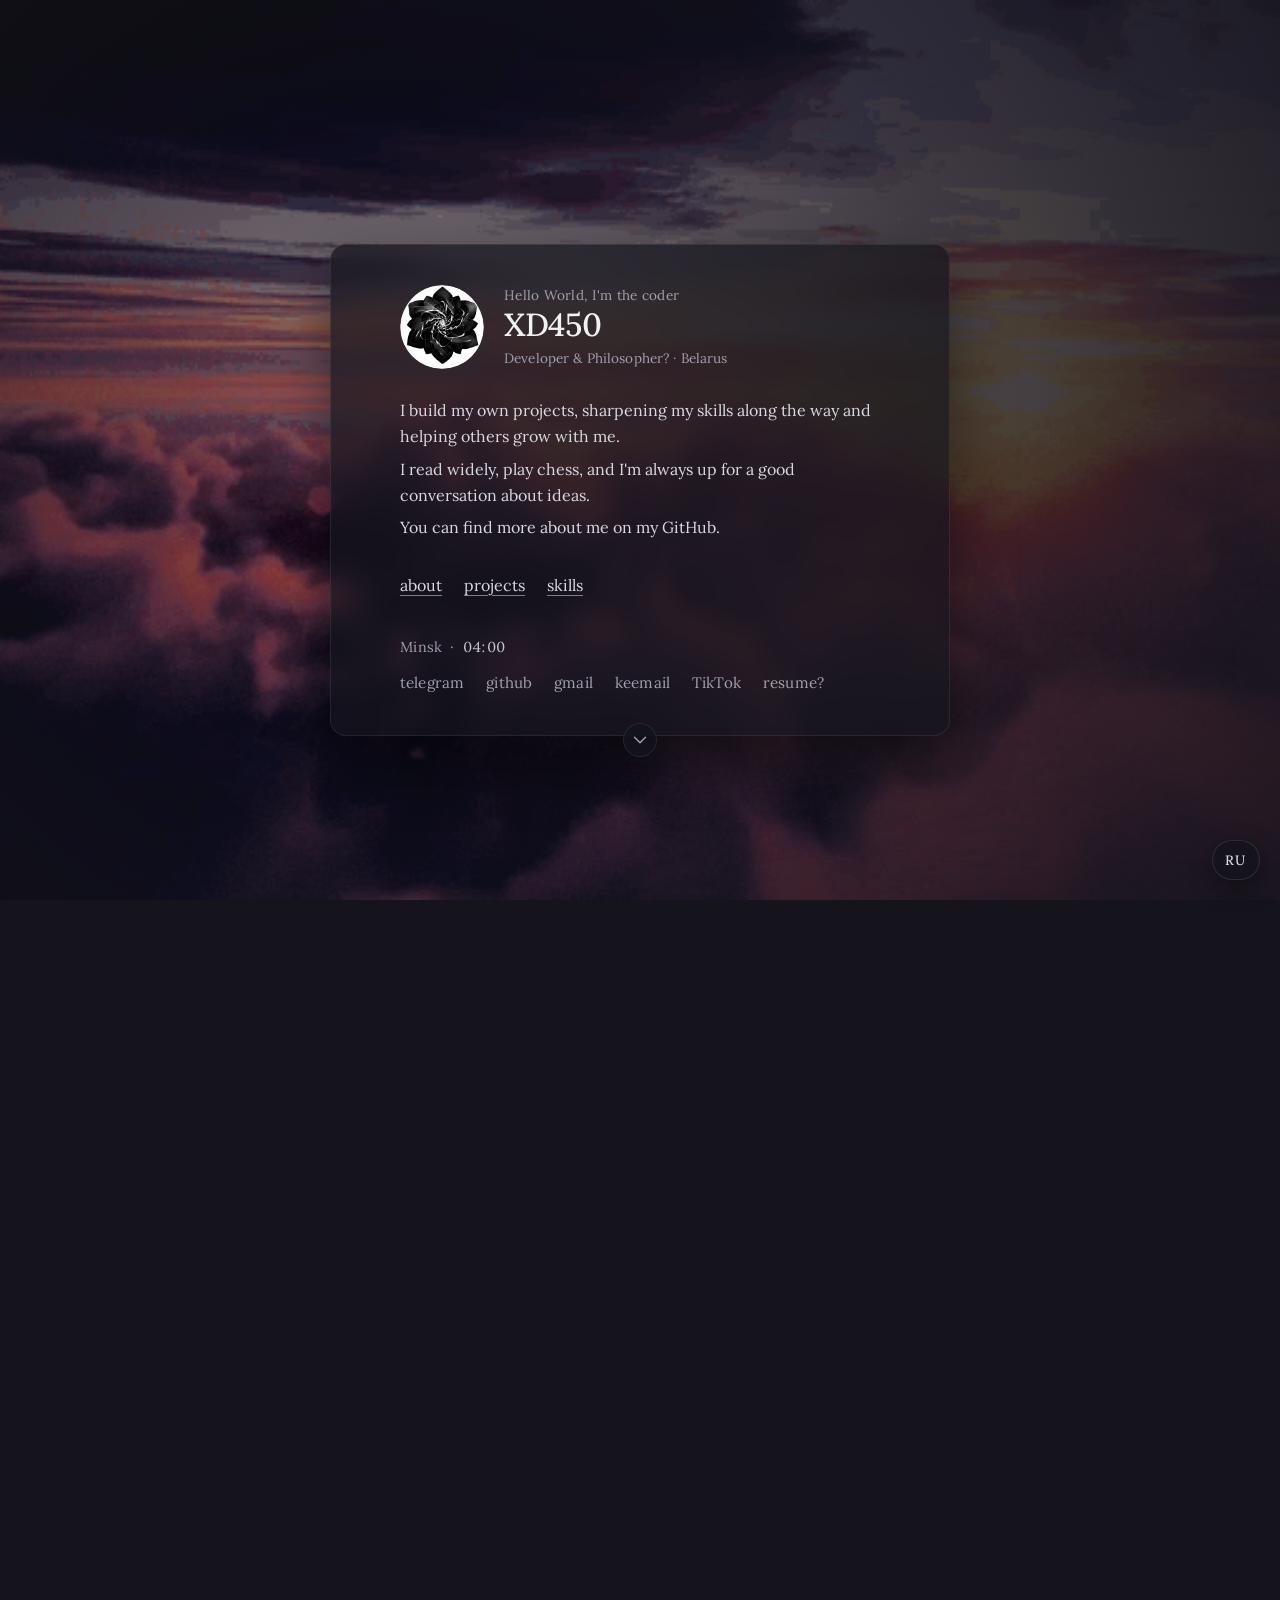
<file: index.html>
<!doctype html>
<html lang="en">
  <head>
    <meta charset="UTF-8" />
    <meta name="viewport" content="width=device-width, initial-scale=1.0" />
    <meta name="robots" content="index, follow, max-image-preview:large" />
    <meta
      name="description"
      content="XD450 is a developer and philosopher from Belarus building AI and web products, exploring ideas through code and chess."
    />
    <meta name="theme-color" content="#15141d" />
    <meta property="og:type" content="profile" />
    <meta property="og:title" content="XD450 — Developer & Philosopher" />
    <meta
      property="og:description"
      content="Developer and philosopher from Belarus building AI and web products independently."
    />
    <meta property="og:image" content="/images/favicon.png" />
    <meta name="twitter:card" content="summary" />
    <meta name="twitter:title" content="XD450 — Developer & Philosopher" />
    <meta
      name="twitter:description"
      content="Developer and philosopher from Belarus building AI and web products independently."
    />
    <title>XD450 — Developer</title>
    <link rel="icon" href="images/favicon.png" type="image/png" />
    <link rel="preconnect" href="https://fonts.googleapis.com" />
    <link rel="preconnect" href="https://fonts.gstatic.com" crossorigin />
    <link
      href="https://fonts.googleapis.com/css2?family=Lora:wght@400;500&display=swap"
      rel="stylesheet"
    />
    <link rel="stylesheet" href="style.css" />
    <script src="https://www.youtube.com/iframe_api"></script>
    <script src="router.js" defer></script>
    <script src="lang.js" defer></script>
  </head>
  <body>
    <div class="scene" aria-hidden="true">
      <img class="scene__gif" src="background.gif" alt="" />
      <div class="scene__grade"></div>
    </div>

    <main class="page">
      <section class="home" aria-labelledby="page-title">
        <div class="home__card" data-reveal>
          <div class="home__content">
            <header class="home__identity">
              <img
                class="home__avatar"
                id="avatar-scroll-btn"
                src="images/favicon.png"
                width="84"
                height="84"
                alt="Avatar"
              />
              <div class="home__identity-copy">
                <p
                  class="home__intro"
                  data-en="Hello World, I'm the coder"
                  data-ru="Привет мир, я кодер"
                >
                  Hello World, I'm the coder
                </p>
                <h1 class="home__title" id="page-title">XD450</h1>
                <p
                  class="home__role"
                  data-en="Developer &amp; Philosopher? · Belarus"
                  data-ru="Разработчик и олимпиадник · Беларусь"
                >
                  Developer &amp; Philosopher? · Belarus
                </p>
              </div>
            </header>

            <p class="home__copy">
              <span
                data-en="I build my own projects, sharpening my skills along the way and helping others grow with me."
                data-ru="Я создаю собственные проекты, оттачиваю навыки и помогаю расти другим вместе со мной."
                >I build my own projects, sharpening my skills along the way and
                helping others grow with me.</span
              >
              <span
                data-en="I read widely, play chess, and I'm always up for a good conversation about ideas."
                data-ru="Я много читаю, играю в шахматы и всегда рад хорошему разговорам о разных идеях."
                >I read widely, play chess, and I'm always up for a good
                conversation about ideas.</span
              >
              <span
                data-en="You can find more about me on my GitHub."
                data-ru="Ты можешь найти больше обо мне на моём GitHub :)"
                >You can find more about me on my GitHub.</span
              >
            </p>

            <nav class="home__topics" aria-label="Explore this site">
              <a
                class="home__topic-link"
                href="about.html"
                data-en="about"
                data-ru="обо мне"
                >about</a
              >
              <a
                class="home__topic-link"
                href="projects.html"
                data-en="projects"
                data-ru="проекты"
                >projects</a
              >
              <a
                class="home__topic-link"
                href="skills.html"
                data-en="skills"
                data-ru="навыки"
                >skills</a
              >
            </nav>

            <div class="home__info">
              <div class="home__time" aria-label="Current time in Minsk">
                <span data-en="Minsk" data-ru="Минск">Minsk</span>
                <span aria-hidden="true">·</span>
                <time id="minsk-time" datetime="">--:--</time>
              </div>

              <nav class="home__socials" aria-label="Social links">
                <a
                  class="home__social-link"
                  href="https://t.me/xd450"
                  target="_blank"
                  rel="noreferrer noopener"
                  data-en="telegram"
                  data-ru="телеграм"
                  >telegram</a
                >
                <a
                  class="home__social-link"
                  href="https://github.com/orbitums"
                  target="_blank"
                  rel="noreferrer noopener"
                  data-en="github"
                  data-ru="гитхаб"
                  >github</a
                >
                <a
                  class="home__social-link"
                  href="mailto:orbitumgg@gmail.com"
                  data-en="gmail"
                  data-ru="gmail"
                  >gmail</a
                >
                <a
                  class="home__social-link"
                  href="mailto:xd450@keemail.com"
                  data-en="keemail"
                  data-ru="keemail"
                  >keemail</a
                >
                <a
                  class="home__social-link"
                  href="https://www.tiktok.com/@xd450gs"
                  target="_blank"
                  rel="noreferrer noopener"
                  data-en="TikTok"
                  data-ru="TikTok"
                  >TikTok</a
                >
                <a
                  class="home__social-link"
                  href="/resume/"
                  target="_blank"
                  rel="noreferrer noopener"
                  data-en="resume?"
                  data-ru="резюме?"
                  >resume?</a
                >
              </nav>
            </div>
          </div>

          <div class="home__video">
            <div class="home__video-inner">
              <div class="home__video-frame">
                <div id="yt-player-home"></div>
              </div>

              <div class="home__video-controls">
                <button
                  class="home__video-btn"
                  id="home-prev-video"
                  aria-label="Previous video"
                  data-en-aria="Previous video"
                  data-ru-aria="Предыдущее видео"
                >
                  <svg
                    viewBox="0 0 24 24"
                    width="20"
                    height="20"
                    fill="none"
                    stroke="currentColor"
                    stroke-width="1.6"
                    stroke-linecap="round"
                    stroke-linejoin="round"
                  >
                    <path d="M15 18l-6-6 6-6" />
                  </svg>
                </button>
                <button
                  class="home__video-btn"
                  id="home-next-video"
                  aria-label="Next video"
                  data-en-aria="Next video"
                  data-ru-aria="Следующее видео"
                >
                  <svg
                    viewBox="0 0 24 24"
                    width="20"
                    height="20"
                    fill="none"
                    stroke="currentColor"
                    stroke-width="1.6"
                    stroke-linecap="round"
                    stroke-linejoin="round"
                  >
                    <path d="M9 18l6-6-6-6" />
                  </svg>
                </button>
              </div>
            </div>
          </div>

          <button
            class="home__scroll-hint"
            id="scroll-hint-btn"
            type="button"
            aria-label="Scroll down"
            data-en-aria="Scroll down"
            data-ru-aria="Прокрутить вниз"
          >
            <svg
              viewBox="0 0 24 24"
              width="22"
              height="22"
              fill="none"
              stroke="currentColor"
              stroke-width="1.6"
              stroke-linecap="round"
              stroke-linejoin="round"
              aria-hidden="true"
            >
              <path d="M6 9l6 6 6-6" />
            </svg>
          </button>
        </div>
      </section>
    </main>

    <button
      class="lang-toggle"
      id="lang-toggle"
      type="button"
      aria-label="Switch language"
    >
      RU
    </button>
  </body>
</html>
</file>
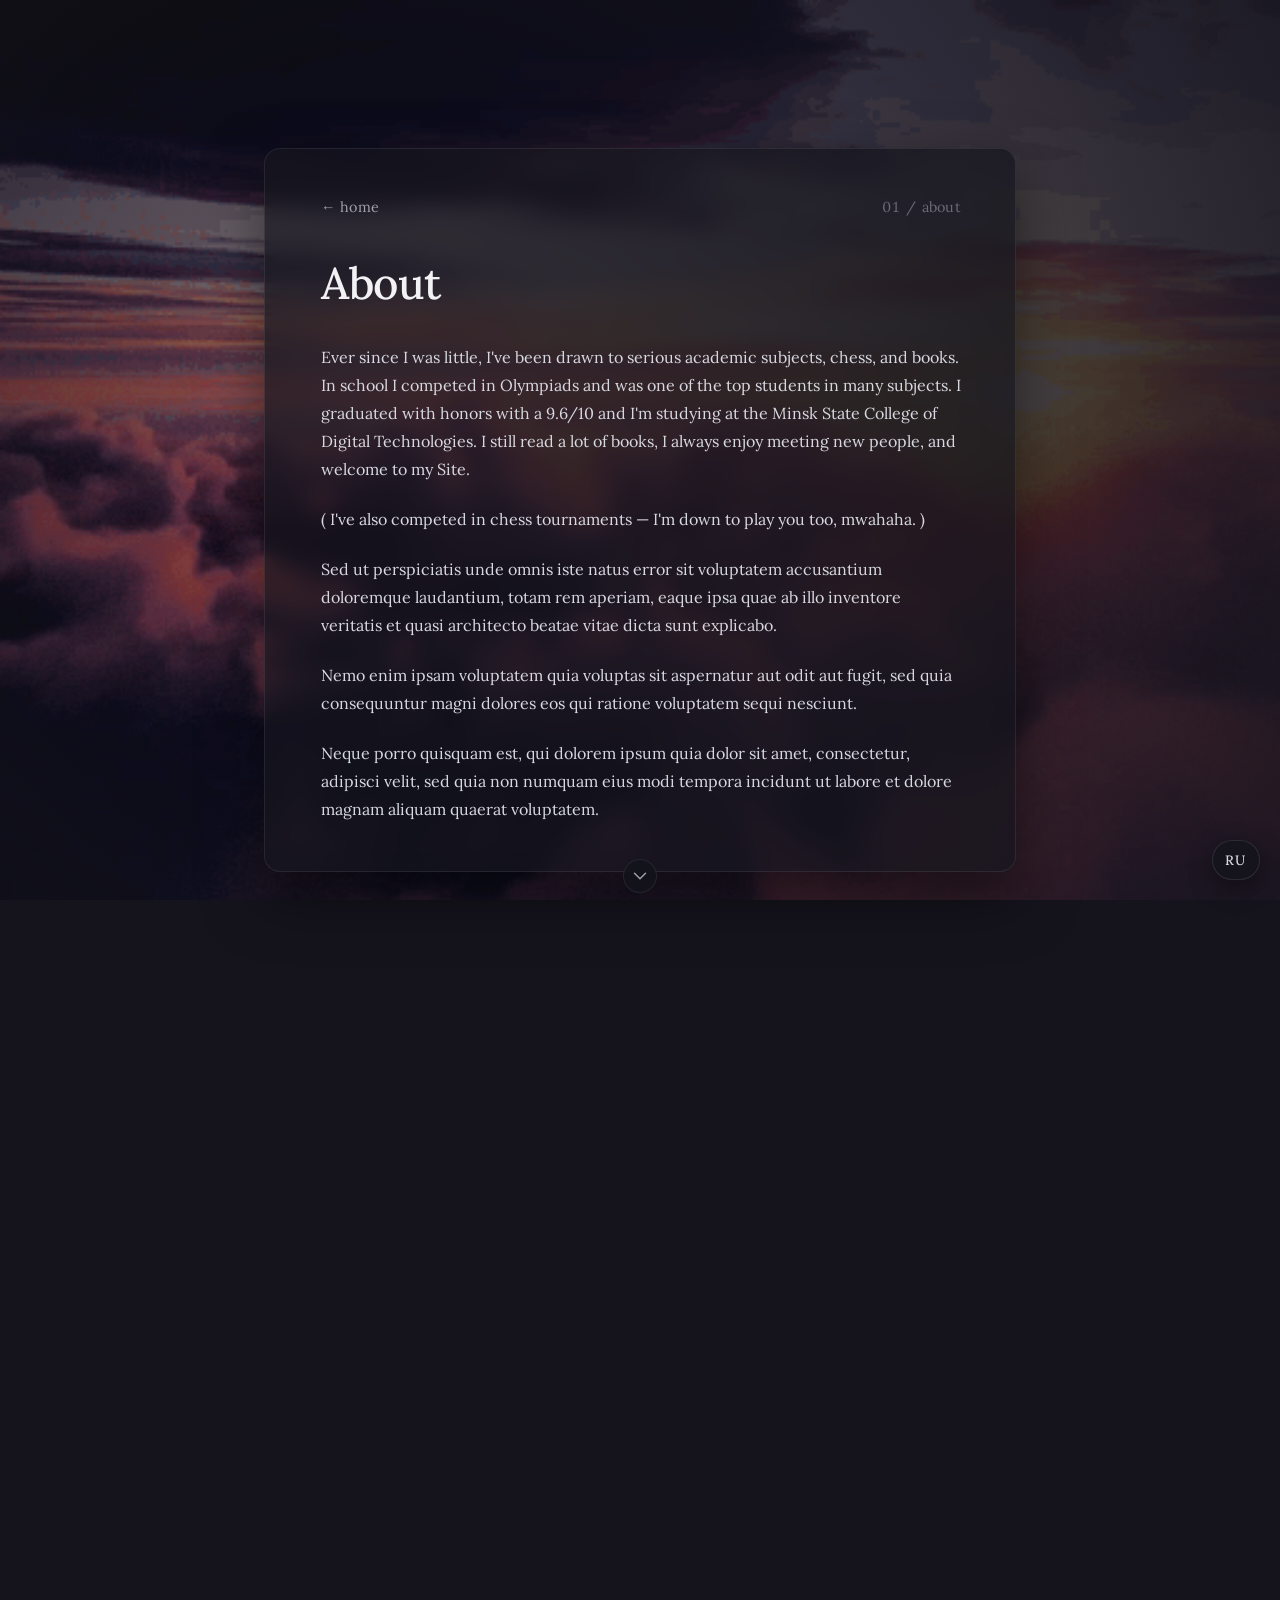
<file: about.html>
<!doctype html>
<html lang="en">
  <head>
    <meta charset="UTF-8" />
    <meta name="viewport" content="width=device-width, initial-scale=1.0" />
    <meta name="robots" content="index, follow, max-image-preview:large" />
    <meta
      name="description"
      content="XD450 — developer and philosopher from Belarus. About me, in a few paragraphs."
    />
    <meta name="theme-color" content="#15141d" />
    <meta property="og:type" content="profile" />
    <meta property="og:title" content="XD450 — About" />
    <meta
      property="og:description"
      content="Developer and philosopher from Belarus. About me, in a few paragraphs."
    />
    <meta property="og:image" content="/images/favicon.png" />
    <meta name="twitter:card" content="summary" />
    <meta name="twitter:title" content="XD450 — About" />
    <meta
      name="twitter:description"
      content="Developer and philosopher from Belarus. About me, in a few paragraphs."
    />
    <title>XD450 — About</title>
    <link rel="icon" href="images/favicon.png" type="image/png" />
    <link rel="preconnect" href="https://fonts.googleapis.com" />
    <link rel="preconnect" href="https://fonts.gstatic.com" crossorigin />
    <link
      href="https://fonts.googleapis.com/css2?family=Lora:wght@400;500&display=swap"
      rel="stylesheet"
    />
    <link rel="stylesheet" href="style.css" />
    <script src="https://www.youtube.com/iframe_api"></script>
    <script src="router.js" defer></script>
    <script src="lang.js" defer></script>
  </head>
  <body>
    <div class="scene" aria-hidden="true">
      <img class="scene__gif" src="background.gif" alt="" />
      <div class="scene__grade"></div>
    </div>

    <main class="page page--about">
      <section class="about" aria-labelledby="page-title">
        <div class="about__card" data-reveal>
          <div class="about__content">
            <div class="about__nav">
              <a
                class="about__back"
                href="index.html"
                data-en="← home"
                data-ru="← главная"
                >← home</a
              >
              <span
                class="about__index"
                data-en="01 / about"
                data-ru="01 / обо мне"
                >01 / about</span
              >
            </div>

            <h1
              class="about__title"
              id="page-title"
              data-en="About"
              data-ru="Обо мне"
            >
              About
            </h1>

            <div class="about__body">
              <p
                data-en="Ever since I was little, I've been drawn to serious academic subjects, chess, and books. In school I competed in Olympiads and was one of the top students in many subjects. I graduated with honors with a 9.6/10 and I'm studying at the Minsk State College of Digital Technologies. I still read a lot of books, I always enjoy meeting new people, and welcome to my Site."
                data-ru="С детства меня тянуло к серьёзным наукам, шахматам и книгам. В школе участвовал в олимпиадах и был одним из лучших по многим предметам. Окончил школу с (9.6/10) и учусь в Минском государственном колледже цифровых технологий. До сих пор много читаю, всегда рад новым знакомствам — добро пожаловать на мой сайт."
              >
                Ever since I was little, I’ve been drawn to serious academic
                subjects, chess, and books. In school I competed in Olympiads
                and was one of the top students in many subjects. I graduated
                with honors with a 9.6/10 and I’m studying at the Minsk State
                College of Digital Technologies. I still read a lot of books, I
                always enjoy meeting new people, and welcome to my Site.
              </p>
              <p
                data-en="( I've also competed in chess tournaments — I'm down to play you too, mwahaha. )"
                data-ru="( Ещё я участвовал в шахматных турнирах — готов сыграть и с тобой тоже, мухехе. )"
              >
                ( I’ve also competed in chess tournaments — I’m down to play you
                too, mwahaha. )
              </p>
              <p
                data-en="Sed ut perspiciatis unde omnis iste natus error sit voluptatem accusantium doloremque laudantium, totam rem aperiam, eaque ipsa quae ab illo inventore veritatis et quasi architecto beatae vitae dicta sunt explicabo."
                data-ru="Столько мног оещё можно здесь написать... где же ты прекрасное далёко? ( если не нравяться понедельники, работай без выходных :) )"
              >
                Sed ut perspiciatis unde omnis iste natus error sit voluptatem
                accusantium doloremque laudantium, totam rem aperiam, eaque ipsa
                quae ab illo inventore veritatis et quasi architecto beatae
                vitae dicta sunt explicabo.
              </p>
              <p
                data-en="Nemo enim ipsam voluptatem quia voluptas sit aspernatur aut odit aut fugit, sed quia consequuntur magni dolores eos qui ratione voluptatem sequi nesciunt."
                data-ru="Сейчас работаю над своими проектами, и изучаю всё больше нового в очень разных сферах. Ни одна птица не боится того, что ветка может сломаться, так как надеется не на ветку, а на свои крылья."
              >
                Nemo enim ipsam voluptatem quia voluptas sit aspernatur aut odit
                aut fugit, sed quia consequuntur magni dolores eos qui ratione
                voluptatem sequi nesciunt.
              </p>
              <p
                data-en="Neque porro quisquam est, qui dolorem ipsum quia dolor sit amet, consectetur, adipisci velit, sed quia non numquam eius modi tempora incidunt ut labore et dolore magnam aliquam quaerat voluptatem."
                data-ru="Neque porro quisquam est, qui dolorem ipsum quia dolor sit amet, consectetur, adipisci velit, sed quia non numquam eius modi tempora incidunt ut labore et dolore magnam aliquam quaerat voluptatem."
              >
                Neque porro quisquam est, qui dolorem ipsum quia dolor sit amet,
                consectetur, adipisci velit, sed quia non numquam eius modi
                tempora incidunt ut labore et dolore magnam aliquam quaerat
                voluptatem.
              </p>
            </div>
          </div>

          <div class="about__video">
            <div class="about__video-inner">
              <div class="about__video-frame">
                <div id="yt-player"></div>
              </div>

              <div class="about__video-controls">
                <button
                  class="about__video-btn"
                  id="prev-video"
                  aria-label="Previous video"
                >
                  <svg
                    viewBox="0 0 24 24"
                    width="20"
                    height="20"
                    fill="none"
                    stroke="currentColor"
                    stroke-width="1.6"
                    stroke-linecap="round"
                    stroke-linejoin="round"
                  >
                    <path d="M15 18l-6-6 6-6" />
                  </svg>
                </button>

                <button
                  class="about__video-btn"
                  id="random-video"
                  aria-label="Random moment"
                >
                  <span
                    style="
                      font-family: &quot;Lora&quot;, serif;
                      font-size: 20px;
                      font-weight: 500;
                      line-height: 1;
                    "
                    >?</span
                  >
                </button>

                <button
                  class="about__video-btn"
                  id="next-video"
                  aria-label="Next video"
                >
                  <svg
                    viewBox="0 0 24 24"
                    width="20"
                    height="20"
                    fill="none"
                    stroke="currentColor"
                    stroke-width="1.6"
                    stroke-linecap="round"
                    stroke-linejoin="round"
                  >
                    <path d="M9 18l6-6-6-6" />
                  </svg>
                </button>
              </div>
            </div>
          </div>

          <button
            class="about__scroll-hint"
            type="button"
            id="scroll-hint-btn"
            aria-label="Scroll down"
          >
            <svg
              viewBox="0 0 24 24"
              width="22"
              height="22"
              fill="none"
              stroke="currentColor"
              stroke-width="1.6"
              stroke-linecap="round"
              stroke-linejoin="round"
              aria-hidden="true"
            >
              <path d="M6 9l6 6 6-6" />
            </svg>
          </button>
        </div>
      </section>
    </main>

    <button
      class="lang-toggle"
      id="lang-toggle"
      type="button"
      aria-label="Switch language"
    >
      RU
    </button>
  </body>
</html>
</file>
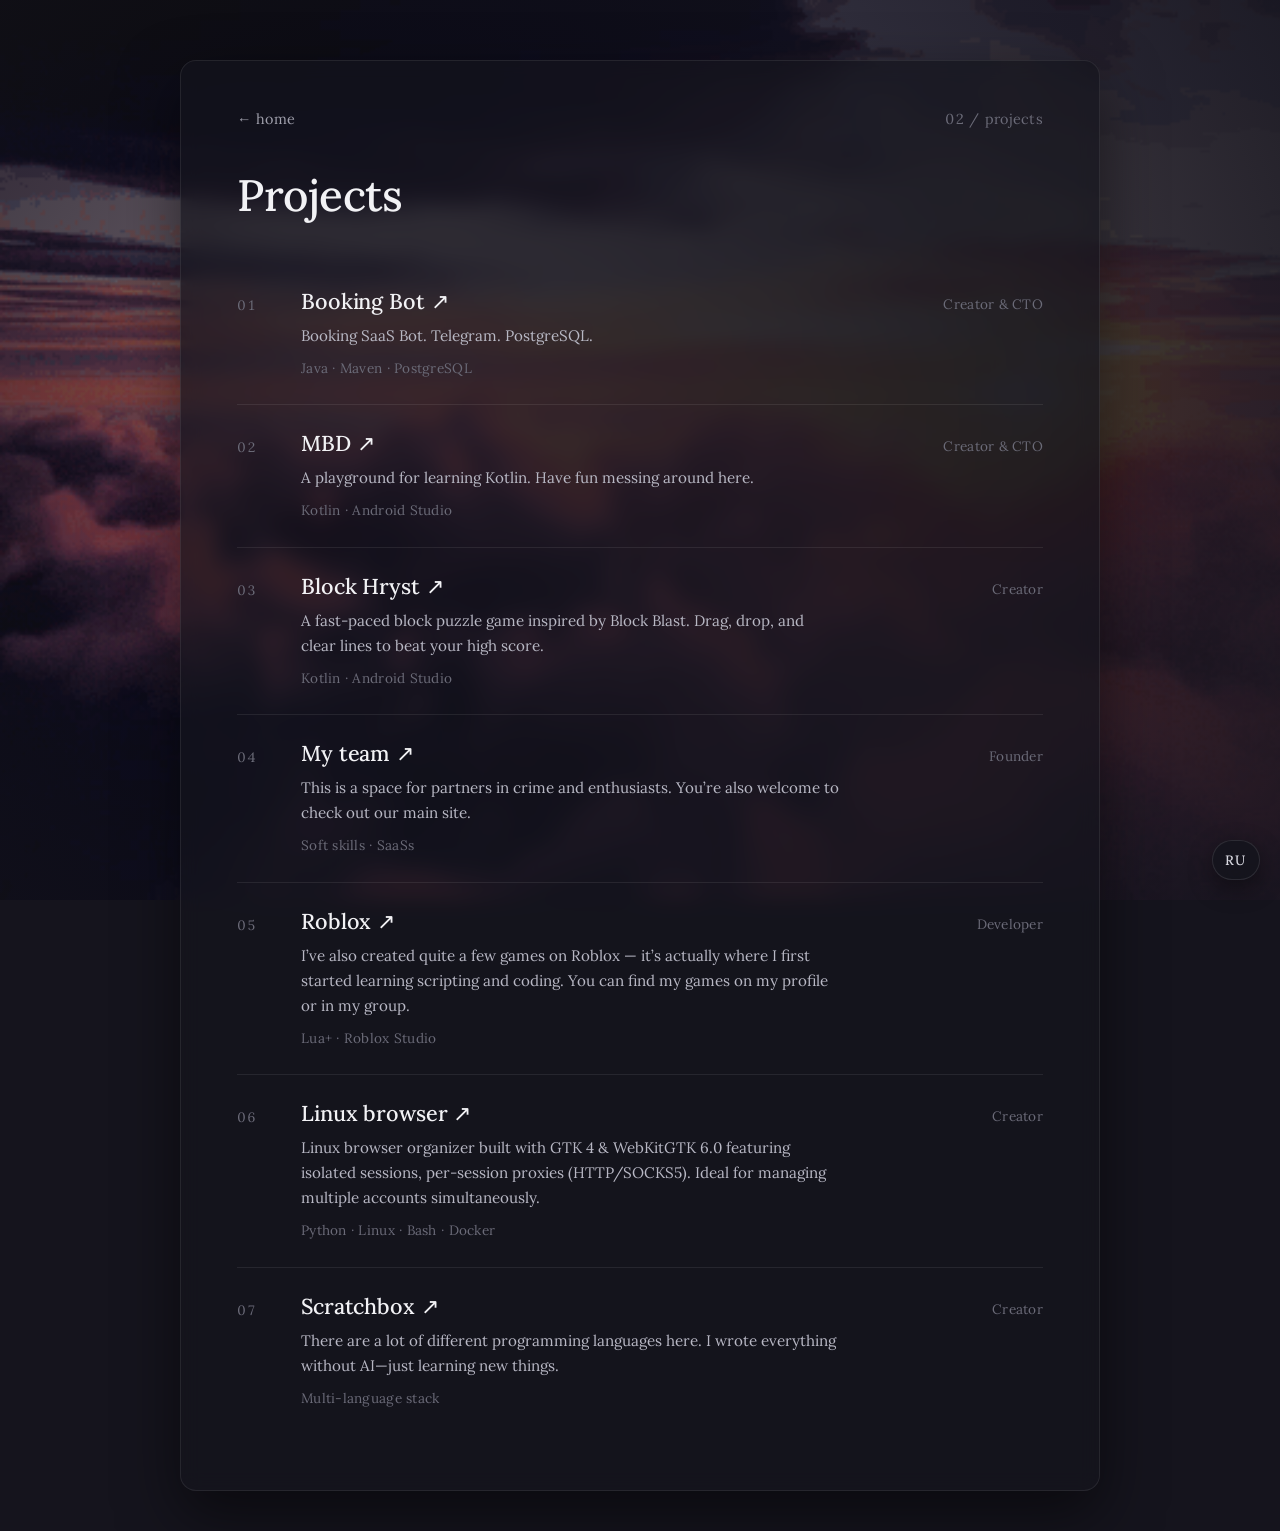
<file: projects.html>
<!doctype html>
<html lang="en">
  <head>
    <meta charset="UTF-8" />
    <meta name="viewport" content="width=device-width, initial-scale=1.0" />
    <meta name="robots" content="index, follow, max-image-preview:large" />
    <meta
      name="description"
      content="XD450 — selected projects across systems, AI, and low-level engineering."
    />
    <meta name="theme-color" content="#15141d" />
    <meta property="og:type" content="website" />
    <meta property="og:title" content="XD450 — Projects" />
    <meta
      property="og:description"
      content="Selected projects across systems, AI, and low-level engineering."
    />
    <meta property="og:image" content="/images/favicon.png" />
    <meta name="twitter:card" content="summary" />
    <meta name="twitter:title" content="XD450 — Projects" />
    <meta
      name="twitter:description"
      content="Selected projects across systems, AI, and low-level engineering."
    />
    <title>XD450 — Projects</title>
    <link rel="icon" href="images/favicon.png" type="image/png" />
    <link rel="preconnect" href="https://fonts.googleapis.com" />
    <link rel="preconnect" href="https://fonts.gstatic.com" crossorigin />
    <link
      href="https://fonts.googleapis.com/css2?family=Lora:wght@400;500&display=swap"
      rel="stylesheet"
    />

    <link rel="stylesheet" href="style.css" />
    <script src="router.js" defer></script>
    <script src="lang.js" defer></script>
  </head>
  <body>
    <div class="scene" aria-hidden="true">
      <img class="scene__gif" src="background.gif" alt="" />
      <div class="scene__grade"></div>
    </div>

    <main class="page page--projects">
      <section class="projects" aria-labelledby="page-title">
        <div class="projects__card" data-reveal>
          <div class="projects__nav">
            <a
              class="projects__back"
              href="index.html"
              data-en="← home"
              data-ru="← главная"
              >← home</a
            >
            <span
              class="projects__index"
              data-en="02 / projects"
              data-ru="02 / проекты"
              >02 / projects</span
            >
          </div>

          <h1
            class="projects__title"
            id="page-title"
            data-en="Projects"
            data-ru="Проекты"
          >
            Projects
          </h1>

          <ol class="projects__list">
            <li class="projects__item">
              <span class="projects__num">01</span>
              <div class="projects__body">
                <div class="projects__head">
                  <h2 class="projects__name">
                    <a
                      class="projects__link"
                      href="https://github.com/ORBITUMS/BookingBot"
                      target="_blank"
                      rel="noreferrer noopener"
                      data-en="Booking Bot ↗"
                      data-ru="Бот бронирования ↗"
                      >Booking Bot ↗</a
                    >
                  </h2>
                  <span
                    class="projects__role"
                    data-en="Creator &amp; CTO"
                    data-ru="Создатель и CTO"
                    >Creator &amp; CTO</span
                  >
                </div>
                <p
                  class="projects__desc"
                  data-en="Booking SaaS Bot. Telegram. PostgreSQL."
                  data-ru="SaaS-бот для бронирования. Telegram. PostgreSQL."
                >
                  Booking SaaS Bot. Telegram. PostgreSQL.
                </p>
                <p class="projects__stack">Java · Maven · PostgreSQL</p>
              </div>
            </li>

            <li class="projects__item">
              <span class="projects__num">02</span>
              <div class="projects__body">
                <div class="projects__head">
                  <h2 class="projects__name">
                    <a
                      class="projects__link"
                      href="https://github.com/ORBITUMS/MBD"
                      target="_blank"
                      rel="noreferrer noopener"
                      data-en="MBD ↗"
                      data-ru="MBD ↗"
                      >MBD ↗</a
                    >
                  </h2>
                  <span
                    class="projects__role"
                    data-en="Creator &amp; CTO"
                    data-ru="Создатель и CTO"
                    >Creator &amp; CTO</span
                  >
                </div>
                <p
                  class="projects__desc"
                  data-en="A playground for learning Kotlin. Have fun messing around here."
                  data-ru="Песочница для изучения Kotlin. Развлекайся и экспериментируй."
                >
                  A playground for learning Kotlin. Have fun messing around
                  here.
                </p>
                <p class="projects__stack">Kotlin · Android Studio</p>
              </div>
            </li>

            <li class="projects__item">
              <span class="projects__num">03</span>
              <div class="projects__body">
                <div class="projects__head">
                  <h2 class="projects__name">
                    <a
                      class="projects__link"
                      href="https://github.com/ORBITUMS/Blox"
                      target="_blank"
                      rel="noreferrer noopener"
                      data-en="Block Hryst ↗"
                      data-ru="Block Hryst ↗"
                      >Block Hryst ↗</a
                    >
                  </h2>
                  <span
                    class="projects__role"
                    data-en="Creator"
                    data-ru="Создатель"
                    >Creator</span
                  >
                </div>
                <p
                  class="projects__desc"
                  data-en="A fast-paced block puzzle game inspired by Block Blast. Drag, drop, and clear lines to beat your high score."
                  data-ru="Динамичная головоломка с блоками в духе Block Blast. Перетаскивай, сбрасывай и очищай линии, чтобы побить свой рекорд."
                >
                  A fast-paced block puzzle game inspired by Block Blast. Drag,
                  drop, and clear lines to beat your high score.
                </p>
                <p class="projects__stack">Kotlin · Android Studio</p>
              </div>
            </li>

            <li class="projects__item">
              <span class="projects__num">04</span>
              <div class="projects__body">
                <div class="projects__head">
                  <h2 class="projects__name">
                    <a
                      class="projects__link"
                      href="https://nextgenapex.github.io/NextGenApex-portfolio-website/"
                      target="_blank"
                      rel="noreferrer noopener"
                      data-en="My team ↗"
                      data-ru="Моя команда ↗"
                      >My team ↗</a
                    >
                  </h2>
                  <span
                    class="projects__role"
                    data-en="Founder"
                    data-ru="Основатель"
                    >Founder</span
                  >
                </div>
                <p
                  class="projects__desc"
                  data-en="This is a space for partners in crime and enthusiasts. You’re also welcome to check out our main site."
                  data-ru=" Это место для единомышленников и энтузиастов. Также будем рады видеть вас на нашем основном сайте команды."
                ></p>
                <p class="projects__stack">Soft skills · SaaSs</p>
              </div>
            </li>

            <li class="projects__item">
              <span class="projects__num">05</span>
              <div class="projects__body">
                <div class="projects__head">
                  <h2 class="projects__name">
                    <a
                      class="projects__link"
                      href="https://www.roblox.com/users/3430574245/profile"
                      target="_blank"
                      rel="noreferrer noopener"
                      data-en="Roblox ↗"
                      data-ru="Роблокс ↗"
                    ></a>
                  </h2>
                  <span
                    class="projects__role"
                    data-en="Developer"
                    data-ru="Разработчик"
                    >Dev</span
                  >
                </div>
                <p
                  class="projects__desc"
                  data-en="I’ve also created quite a few games on Roblox — it’s actually where I first started learning scripting and coding. You can find my games on my profile or in my group."
                  data-ru="Я создавал не мало игр и в роблоксе, именно с роблокса я начал изучать первые скрипты и кодинг. Мои плейсы в моём профиле или в моей группе."
                ></p>
                <p class="projects__stack">Lua+ · Roblox Studio</p>
              </div>
            </li>

            <li class="projects__item">
              <span class="projects__num">06</span>
              <div class="projects__body">
                <div class="projects__head">
                  <h2 class="projects__name">
                    <a
                      class="projects__link"
                      href="https://www.roblox.com/users/3430574245/profile"
                      target="_blank"
                      rel="noreferrer noopener"
                      data-en="Linux browser ↗"
                      data-ru="Свой браузер ↗"
                    ></a>
                  </h2>
                  <span
                    class="projects__role"
                    data-en="Creator"
                    data-ru="Создатель"
                    >Creator</span
                  >
                </div>
                <p
                  class="projects__desc"
                  data-en="Linux browser organizer built with GTK 4 & WebKitGTK 6.0 featuring isolated sessions, per-session proxies (HTTP/SOCKS5). Ideal for managing multiple accounts simultaneously."
                  data-ru="Менеджер браузерных сессий для Linux (GTK 4 и WebKitGTK 6.0) с изоляцией данных и поддержкой прокси (HTTP/SOCKS5) на каждую сессию. Отличное решение для мультиаккаунтинга."
                ></p>
                <p class="projects__stack">Python · Linux · Bash · Docker</p>
              </div>
            </li>
            <li class="projects__item">
              <span class="projects__num">07</span>
              <div class="projects__body">
                <div class="projects__head">
                  <h2 class="projects__name">
                    <a
                      class="projects__link"
                      href="https://www.roblox.com/users/3430574245/profile"
                      target="_blank"
                      rel="noreferrer noopener"
                      data-en="Scratchbox ↗"
                      data-ru="Черновик & Песочница ↗"
                    ></a>
                  </h2>
                  <span
                    class="projects__role"
                    data-en="Creator"
                    data-ru="Создатель"
                    >Creator</span
                  >
                </div>
                <p
                  class="projects__desc"
                  data-en="There are a lot of different programming languages here. I wrote everything without AI—just learning new things."
                  data-ru="Здесь много разных языков программирования. Всё написано без ИИ — просто чтобы учиться новому."
                >
                  There are a lot of different programming languages here. I
                  wrote everything without AI—just learning new things.
                </p>
                <p
                  class="projects__stack"
                  data-en="Multi-language stack"
                  data-ru="Мультиязычный стек"
                >
                  Multi-language stack
                </p>
              </div>
            </li>
          </ol>
        </div>
      </section>
    </main>

    <button
      class="lang-toggle"
      id="lang-toggle"
      type="button"
      aria-label="Switch language"
    >
      RU
    </button>
  </body>
</html>
</file>
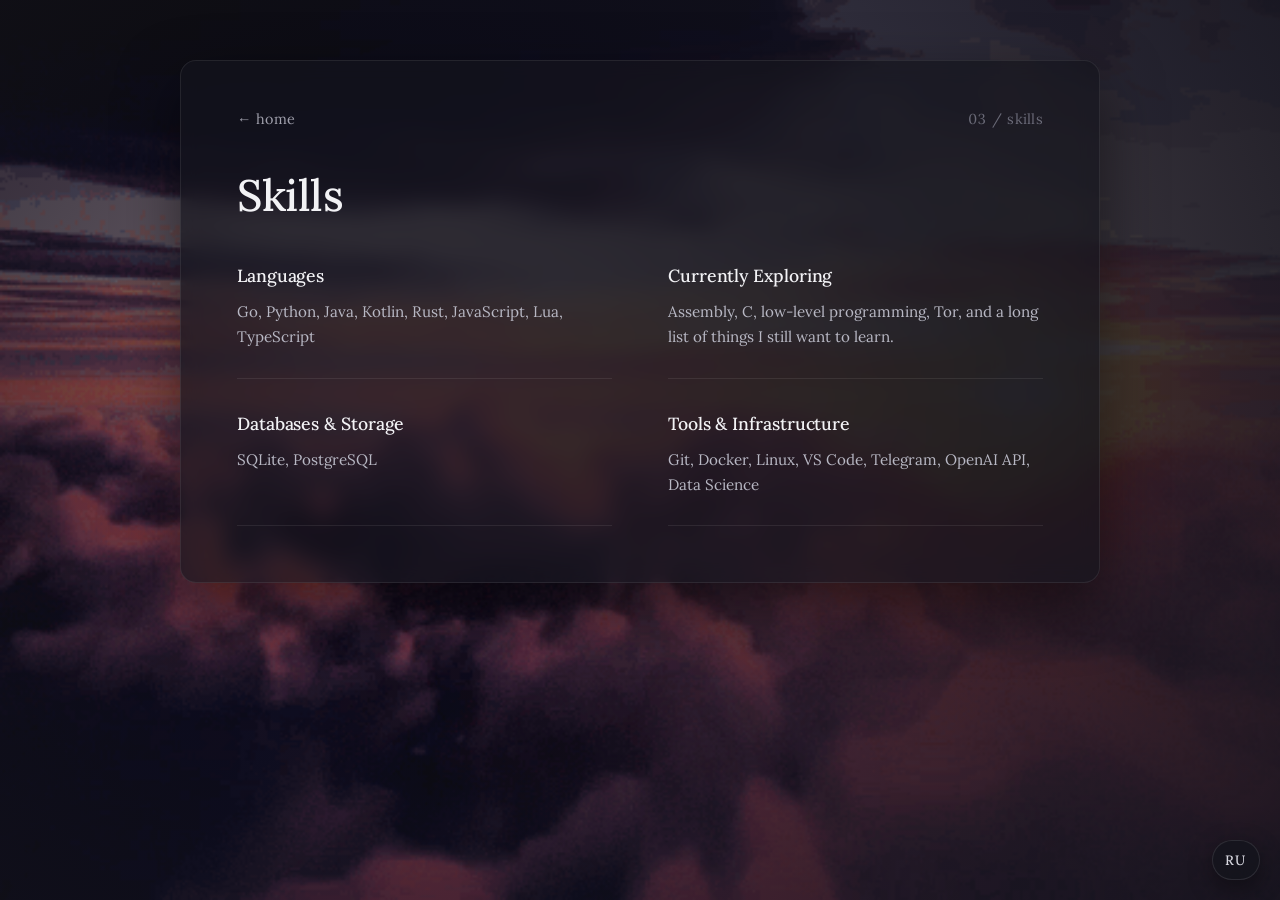
<file: skills.html>
<!doctype html>
<html lang="en">
  <head>
    <meta charset="UTF-8" />
    <meta name="viewport" content="width=device-width, initial-scale=1.0" />
    <meta name="robots" content="index, follow, max-image-preview:large" />
    <meta
      name="description"
      content="XD450 — skills and tools. Languages, low-level programming, databases, and infrastructure."
    />
    <meta name="theme-color" content="#15141d" />
    <meta property="og:type" content="website" />
    <meta property="og:title" content="XD450 — Skills" />
    <meta
      property="og:description"
      content="Languages, low-level programming, databases & storage, tools & infrastructure."
    />
    <meta property="og:image" content="/images/favicon.png" />
    <meta name="twitter:card" content="summary" />
    <meta name="twitter:title" content="XD450 — Skills" />
    <meta
      name="twitter:description"
      content="Languages, low-level programming, databases & storage, tools & infrastructure."
    />
    <title>XD450 — Skills</title>
    <link rel="icon" href="images/favicon.png" type="image/png" />
    <link rel="preconnect" href="https://fonts.googleapis.com" />
    <link rel="preconnect" href="https://fonts.gstatic.com" crossorigin />
    <link
      href="https://fonts.googleapis.com/css2?family=Lora:wght@400;500&display=swap"
      rel="stylesheet"
    />
    <link rel="stylesheet" href="style.css" />
    <script src="router.js" defer></script>
    <script src="lang.js" defer></script>
  </head>
  <body>
    <div class="scene" aria-hidden="true">
      <img class="scene__gif" src="background.gif" alt="" />
      <div class="scene__grade"></div>
    </div>

    <main class="page page--skills">
      <section class="skills" aria-labelledby="page-title">
        <div class="skills__card" data-reveal>
          <div class="skills__nav">
            <a
              class="skills__back"
              href="index.html"
              data-en="← home"
              data-ru="← главная"
              >← home</a
            >
            <span
              class="skills__index"
              data-en="03 / skills"
              data-ru="03 / навыки"
              >03 / skills</span
            >
          </div>

          <h1
            class="skills__title"
            id="page-title"
            data-en="Skills"
            data-ru="Навыки"
          >
            Skills
          </h1>

          <div class="skills__grid">
            <article class="skills__group">
              <h2
                class="skills__group-title"
                data-en="Languages"
                data-ru="Языки программирования"
              >
                Languages
              </h2>
              <p class="skills__list">
                Go, Python, Java, Kotlin, Rust, JavaScript, Lua, TypeScript
              </p>
            </article>

            <article class="skills__group">
              <h2
                class="skills__group-title"
                data-en="Currently Exploring"
                data-ru="Изучаю сейчас"
              >
                Currently Exploring
              </h2>
              <p
                class="skills__list"
                data-en="Assembly, C, low-level programming, Tor, and a long list of things I still want to learn."
                data-ru="Ассемблер, C, низкоуровневое программирование, Tor — и длинный список того, что ещё хочу освоить."
              >
                Assembly, C, low-level programming, Tor, and a long list of
                things I still want to learn.
              </p>
            </article>

            <article class="skills__group">
              <h2
                class="skills__group-title"
                data-en="Databases &amp; Storage"
                data-ru="Базы данных и хранение"
              >
                Databases &amp; Storage
              </h2>
              <p class="skills__list">SQLite, PostgreSQL</p>
            </article>

            <article class="skills__group">
              <h2
                class="skills__group-title"
                data-en="Tools &amp; Infrastructure"
                data-ru="Инструменты и инфраструктура"
              >
                Tools &amp; Infrastructure
              </h2>
              <p
                class="skills__list"
                data-en="Git, Docker, Linux, VS Code, Telegram, OpenAI API, Data Science"
                data-ru="Git, Docker, Linux, VS Code, Telegram, OpenAI API, анализ данных"
              >
                Git, Docker, Linux, VS Code, Telegram, OpenAI API, Data Science
              </p>
            </article>
          </div>
        </div>
      </section>
    </main>

    <button
      class="lang-toggle"
      id="lang-toggle"
      type="button"
      aria-label="Switch language"
    >
      RU
    </button>
  </body>
</html>
</file>
<file: style.css>
*,
*::before,
*::after {
  margin: 0;
  padding: 0;
  box-sizing: border-box;
}

/* Скрываем скроллбар для Chrome, Safari, Edge и Opera */
::-webkit-scrollbar {
  display: none;
}

/* Скрываем скроллбар для Firefox */
html {
  scrollbar-width: none;
}

/* Скрываем скроллбар для старых версий Edge и IE */
body {
  -ms-overflow-style: none;
}

html {
  height: 100%;
}

body {
  min-height: 100vh;
  background-color: #15141d;
  color: #e8e8ef;
  font-family: "Lora", Georgia, serif;
  font-weight: 400;
  line-height: 1.5;
  overflow-x: hidden;
  -webkit-font-smoothing: antialiased;
  text-rendering: optimizeLegibility;
}

a {
  color: inherit;
  text-decoration: none;
}

ul {
  list-style: none;
}

img {
  display: block;
  max-width: 100%;
  height: auto;
}

button {
  font: inherit;
  color: inherit;
  background: none;
  border: 0;
  cursor: pointer;
}

.scene {
  position: fixed;
  inset: 0;
  z-index: -1;
  overflow: hidden;
  background: #15141d;
}

.scene__gif {
  position: absolute;
  inset: 0;
  width: 100%;
  height: 100%;
  object-fit: cover;
  object-position: center;
  background-color: #000000;
}

.scene__grade {
  position: absolute;
  inset: 0;
  background: radial-gradient(
    circle at 30% 50%,
    rgba(21, 20, 29, 0.35) 0%,
    rgba(21, 20, 29, 0.75) 60%,
    rgba(21, 20, 29, 0.92) 100%
  );
  pointer-events: none;
}

.page {
  min-height: 100vh;
  padding: 40px clamp(20px, 5vw, 80px);
  display: flex;
  align-items: center;
  justify-content: center;
}

.home {
  width: 100%;
  display: flex;
  justify-content: center;
}

.home__card {
  position: relative;
  width: 100%;
  max-width: 620px;
  display: grid;
  grid-template-columns: 1fr 0fr;
  gap: 0;
  align-items: center;

  background: rgba(21, 20, 29, 0.7);
  backdrop-filter: blur(10px);
  -webkit-backdrop-filter: blur(10px);
  border: 1px solid rgba(255, 255, 255, 0.08);
  border-radius: 16px;
  padding: 40px 36px;
  box-shadow: 0 24px 60px rgba(0, 0, 0, 0.5);

  transition:
    max-width 1s cubic-bezier(0.22, 1, 0.36, 1) 0.4s,
    grid-template-columns 1s cubic-bezier(0.22, 1, 0.36, 1) 0.4s,
    gap 1s cubic-bezier(0.22, 1, 0.36, 1) 0.4s,
    padding 1s cubic-bezier(0.22, 1, 0.36, 1) 0.4s;
  will-change: max-width, grid-template-columns;
}

.home__card[data-reveal] {
  opacity: 0;
  transform: translateY(12px);
  animation: reveal 1s ease-out 0.15s forwards;
}

@keyframes reveal {
  to {
    opacity: 1;
    transform: translateY(0);
  }
}

.home__card.is-expanded {
  max-width: 1180px;
  grid-template-columns: 1fr 1fr;
  gap: 60px;
  padding: 48px 56px;
  transition:
    max-width 1.2s cubic-bezier(0.22, 1, 0.36, 1),
    grid-template-columns 1.2s cubic-bezier(0.22, 1, 0.36, 1),
    gap 1.2s cubic-bezier(0.22, 1, 0.36, 1),
    padding 1.2s cubic-bezier(0.22, 1, 0.36, 1);
}

.home__content {
  display: flex;
  flex-direction: column;
  gap: 28px;
  width: 100%;
  max-width: 480px;
  margin-inline: auto;
  transition: margin 1s cubic-bezier(0.22, 1, 0.36, 1) 0.4s;
}

.home__card.is-expanded .home__content {
  margin-inline: 0;
  transition: margin 1.2s cubic-bezier(0.22, 1, 0.36, 1);
}

.home__identity {
  display: flex;
  align-items: center;
  gap: 20px;
}

.home__avatar {
  width: 84px;
  height: 84px;
  border-radius: 50%;
  object-fit: cover;
  flex-shrink: 0;
  filter: grayscale(20%) contrast(1.05);
  cursor: pointer;

  /* Только плавная прозрачность, без трансформаций, чтобы не было рывков */
  transition: opacity 0.3s ease-in-out;
}

/* Класс для скрытия */
.home__avatar.is-swapping {
  opacity: 0;
}

.home__identity-copy {
  display: flex;
  flex-direction: column;
  gap: 2px;
}

.home__intro {
  font-size: 0.85rem;
  color: #a0a0ac;
  letter-spacing: 0.02em;
}

.home__title {
  font-family: "Lora", Georgia, serif;
  font-weight: 500;
  font-size: clamp(1.6rem, 3vw, 2rem);
  line-height: 1.15;
  color: #f2f2f5;
  letter-spacing: -0.01em;
}

.home__role {
  font-size: 0.85rem;
  color: #a0a0ac;
  letter-spacing: 0.01em;
  margin-top: 2px;
}

.home__copy {
  display: flex;
  flex-direction: column;
  gap: 6px;
  font-size: 1rem;
  line-height: 1.65;
  color: #d8d8e0;
}

.home__link {
  color: #d8d8e0;
  text-decoration: underline;
  text-underline-offset: 3px;
  text-decoration-thickness: 1px;
  text-decoration-color: rgba(216, 216, 224, 0.5);
  transition:
    color 0.3s ease,
    text-decoration-color 0.3s ease;
}

.home__link:hover,
.home__link:focus-visible {
  color: #ffffff;
  text-decoration-color: #ffffff;
}

.home__topics {
  display: flex;
  gap: 22px;
  margin-top: 4px;
}

.home__topic-link {
  font-size: 1rem;
  color: #d8d8e0;
  text-decoration: underline;
  text-underline-offset: 4px;
  text-decoration-thickness: 1px;
  text-decoration-color: rgba(216, 216, 224, 0.55);
  transition:
    color 0.3s ease,
    text-decoration-color 0.3s ease;
}

.home__topic-link:hover,
.home__topic-link:focus-visible {
  color: #ffffff;
  text-decoration-color: #ffffff;
}

.home__info {
  display: flex;
  flex-direction: column;
  gap: 14px;
  margin-top: 12px;
}

.home__time {
  display: flex;
  align-items: center;
  gap: 8px;
  font-size: 0.9rem;
  color: #a0a0ac;
  letter-spacing: 0.02em;
  transition:
    opacity 0.35s ease,
    transform 0.35s cubic-bezier(0.22, 1, 0.36, 1);
  will-change: transform, opacity;
}

.home__time time {
  color: #c8c8d2;
  font-variant-numeric: tabular-nums;
}

.home__socials {
  display: flex;
  flex-wrap: wrap;
  gap: 22px;
}

.home__social-link {
  font-size: 0.95rem;
  color: #a0a0ac;
  letter-spacing: 0.01em;
  transition: color 0.3s ease;
  position: relative;
}

.home__social-link::after {
  content: "";
  position: absolute;
  left: 0;
  right: 0;
  bottom: -2px;
  height: 1px;
  background: currentColor;
  transform: scaleX(0);
  transform-origin: left center;
  transition: transform 0.3s ease;
}

.home__social-link:hover,
.home__social-link:focus-visible {
  color: #ffffff;
}

.home__social-link:hover::after,
.home__social-link:focus-visible::after {
  transform: scaleX(1);
}

.home__video {
  width: 100%;
  display: flex;
  justify-content: center;
  align-items: center;
  overflow: hidden;

  opacity: 0;
  transform: translateX(60px);
  pointer-events: none;

  transition:
    opacity 0.4s ease,
    transform 0.4s cubic-bezier(0.22, 1, 0.36, 1);
  will-change: opacity, transform;
}

.home__card.is-video-visible .home__video {
  opacity: 1;
  transform: translateX(0);
  pointer-events: auto;
  transition:
    opacity 1s ease 0.4s,
    transform 1s cubic-bezier(0.22, 1, 0.36, 1) 0.4s;
}

.home__video-frame {
  position: relative;
  width: 100%;
  aspect-ratio: 16 / 9;
  border-radius: 12px;
  overflow: hidden;
  background: #000;
  box-shadow: 0 20px 60px rgba(0, 0, 0, 0.55);
}

.home__video-frame iframe {
  position: absolute;
  inset: 0;
  width: 100%;
  height: 100%;
  border: 0;
  display: block;
}

.home__scroll-hint {
  position: absolute;
  left: 50%;
  bottom: -22px;
  transform: translateX(-50%);
  color: #a0a0ac;
  display: inline-flex;
  align-items: center;
  justify-content: center;
  width: 34px;
  height: 34px;
  border-radius: 50%;
  background: rgba(21, 20, 29, 0.85);
  border: 1px solid rgba(255, 255, 255, 0.08);
  backdrop-filter: blur(6px);
  -webkit-backdrop-filter: blur(6px);
  transition:
    color 0.3s ease,
    transform 0.3s ease,
    opacity 0.6s ease;
  animation: bounce 1.8s ease-in-out infinite;
}

.home__scroll-hint:hover,
.home__scroll-hint:focus-visible {
  color: #ffffff;
}

@keyframes bounce {
  0%,
  100% {
    transform: translateX(-50%) translateY(0);
  }
  50% {
    transform: translateX(-50%) translateY(6px);
  }
}

@media (min-width: 901px) {
  .page {
    min-height: 240vh;
    align-items: flex-start;
  }

  .home {
    position: sticky;
    top: 0;
    height: 100vh;
    align-items: center;
  }

  .home__card.is-expanded .home__scroll-hint {
    opacity: 0;
    pointer-events: none;
  }
}

@media (max-width: 900px) {
  .page {
    min-height: 100vh;
    padding: 24px 16px;
    padding-top: 40px;
    align-items: flex-start;
  }

  .home {
    position: static;
    height: auto;
    max-width: 100%;
  }

  .home__card,
  .home__card.is-expanded {
    max-width: 100%;
    grid-template-columns: 1fr;
    gap: 28px;
    transition: none;

    background: rgba(21, 20, 29, 0.72);
    backdrop-filter: blur(10px);
    -webkit-backdrop-filter: blur(10px);
    border: 1px solid rgba(255, 255, 255, 0.08);
    border-radius: 16px;
    padding: 28px 22px 24px;
    box-shadow: 0 24px 60px rgba(0, 0, 0, 0.5);
  }

  .home__content,
  .home__card.is-expanded .home__content {
    max-width: 100%;
    margin-inline: 0;
    gap: 22px;
    transition: none;
  }

  .home__identity {
    gap: 14px;
  }

  .home__avatar {
    width: 64px;
    height: 64px;
  }

  .home__title {
    font-size: 1.4rem;
  }

  .home__copy {
    font-size: 0.95rem;
  }

  .home__topics,
  .home__socials {
    gap: 16px;
  }

  .home__social-link,
  .home__topic-link {
    font-size: 0.9rem;
  }

  .home__video,
  .home__card.is-video-visible .home__video {
    opacity: 1;
    transform: none;
    pointer-events: auto;
    transition: none;
  }

  .home__video-frame {
    border-radius: 10px;
    box-shadow: 0 12px 32px rgba(0, 0, 0, 0.45);
  }

  .home__scroll-hint {
    display: none;
  }
}

@media (prefers-reduced-motion: reduce) {
  .home__card[data-reveal] {
    animation: none;
    opacity: 1;
    transform: none;
  }

  .home__scroll-hint {
    animation: none;
  }

  * {
    transition: none !important;
  }
}

.page--skills {
  min-height: 100vh;
  align-items: flex-start;
  padding-top: 60px;
}

.skills {
  width: 100%;
  display: flex;
  justify-content: center;
}

.skills__card {
  width: 100%;
  max-width: 920px;
  background: rgba(21, 20, 29, 0.7);
  backdrop-filter: blur(10px);
  -webkit-backdrop-filter: blur(10px);
  border: 1px solid rgba(255, 255, 255, 0.08);
  border-radius: 16px;
  padding: 48px 56px 56px;
  box-shadow: 0 24px 60px rgba(0, 0, 0, 0.5);
}

.skills__card[data-reveal] {
  opacity: 0;
  transform: translateY(12px);
  animation: reveal 1s ease-out 0.15s forwards;
}

.skills__nav {
  display: flex;
  justify-content: space-between;
  align-items: center;
  margin-bottom: 40px;
  font-size: 0.9rem;
  color: #a0a0ac;
  letter-spacing: 0.02em;
}

.skills__back {
  color: #a0a0ac;
  transition: color 0.3s ease;
}

.skills__back:hover,
.skills__back:focus-visible {
  color: #ffffff;
}

.skills__index {
  color: #6b6b78;
  font-variant-numeric: tabular-nums;
}

.skills__title {
  font-family: "Lora", Georgia, serif;
  font-weight: 500;
  font-size: clamp(2rem, 4vw, 2.75rem);
  line-height: 1.1;
  color: #f2f2f5;
  letter-spacing: -0.01em;
  margin-bottom: 44px;
}

.skills__grid {
  display: grid;
  grid-template-columns: 1fr 1fr;
  column-gap: 56px;
  row-gap: 32px;
}

.skills__group {
  display: flex;
  flex-direction: column;
  gap: 10px;
  padding-bottom: 28px;
  border-bottom: 1px solid rgba(255, 255, 255, 0.08);
}

.skills__group-title {
  font-family: "Lora", Georgia, serif;
  font-weight: 500;
  font-size: 1.1rem;
  color: #f2f2f5;
  letter-spacing: -0.005em;
}

.skills__list {
  font-size: 0.95rem;
  line-height: 1.65;
  color: #b8b8c4;
}

@media (max-width: 700px) {
  .page--skills {
    padding: 24px 16px;
    padding-top: 40px;
  }

  .skills__card {
    padding: 28px 22px 32px;
    border-radius: 14px;
  }

  .skills__nav {
    margin-bottom: 28px;
    font-size: 0.85rem;
  }

  .skills__title {
    font-size: 2rem;
    margin-bottom: 32px;
  }

  .skills__grid {
    grid-template-columns: 1fr;
    gap: 28px;
  }

  .skills__group {
    padding-bottom: 22px;
  }

  .skills__group-title {
    font-size: 1rem;
  }

  .skills__list {
    font-size: 0.9rem;
  }
}

.page--projects {
  min-height: 100vh;
  align-items: flex-start;
  padding-top: 60px;
}

.projects {
  width: 100%;
  display: flex;
  justify-content: center;
}

.projects__card {
  width: 100%;
  max-width: 920px;
  background: rgba(21, 20, 29, 0.7);
  backdrop-filter: blur(10px);
  -webkit-backdrop-filter: blur(10px);
  border: 1px solid rgba(255, 255, 255, 0.08);
  border-radius: 16px;
  padding: 48px 56px 56px;
  box-shadow: 0 24px 60px rgba(0, 0, 0, 0.5);
}

.projects__card[data-reveal] {
  opacity: 0;
  transform: translateY(12px);
  animation: reveal 1s ease-out 0.15s forwards;
}

.projects__nav {
  display: flex;
  justify-content: space-between;
  align-items: center;
  margin-bottom: 40px;
  font-size: 0.9rem;
  color: #a0a0ac;
  letter-spacing: 0.02em;
}

.projects__back {
  color: #a0a0ac;
  transition: color 0.3s ease;
}

.projects__back:hover,
.projects__back:focus-visible {
  color: #ffffff;
}

.projects__index {
  color: #6b6b78;
  font-variant-numeric: tabular-nums;
}

.projects__title {
  font-family: "Lora", Georgia, serif;
  font-weight: 500;
  font-size: clamp(2rem, 4vw, 2.75rem);
  line-height: 1.1;
  color: #f2f2f5;
  letter-spacing: -0.01em;
  margin-bottom: 44px;
}

.projects__list {
  list-style: none;
  display: flex;
  flex-direction: column;
}

.projects__item {
  display: grid;
  grid-template-columns: 40px 1fr;
  gap: 24px;
  padding: 26px 0;
  border-bottom: 1px solid rgba(255, 255, 255, 0.08);
}

.projects__item:last-child {
  border-bottom: none;
}

.projects__num {
  font-family: "Lora", Georgia, serif;
  font-size: 0.85rem;
  color: #6b6b78;
  letter-spacing: 0.05em;
  padding-top: 6px;
  font-variant-numeric: tabular-nums;
}

.projects__body {
  display: flex;
  flex-direction: column;
  gap: 8px;
}

.projects__head {
  display: flex;
  justify-content: space-between;
  align-items: baseline;
  gap: 24px;
}

.projects__name {
  font-family: "Lora", Georgia, serif;
  font-weight: 500;
  font-size: 1.35rem;
  color: #f2f2f5;
  letter-spacing: -0.005em;
  line-height: 1.2;
}

.projects__link {
  color: #f2f2f5;
  transition: color 0.3s ease;
}

.projects__link:hover,
.projects__link:focus-visible {
  color: #ffffff;
  text-decoration: underline;
  text-underline-offset: 4px;
}

.projects__role {
  font-size: 0.85rem;
  color: #6b6b78;
  letter-spacing: 0.02em;
  white-space: nowrap;
}

.projects__desc {
  font-size: 0.95rem;
  line-height: 1.65;
  color: #b8b8c4;
  max-width: 60ch;
}

.projects__stack {
  font-size: 0.85rem;
  color: #6b6b78;
  letter-spacing: 0.02em;
  margin-top: 2px;
}

@media (max-width: 700px) {
  .page--projects {
    padding: 24px 16px;
    padding-top: 40px;
  }

  .projects__card {
    padding: 28px 22px 32px;
    border-radius: 14px;
  }

  .projects__nav {
    margin-bottom: 28px;
    font-size: 0.85rem;
  }

  .projects__title {
    font-size: 2rem;
    margin-bottom: 32px;
  }

  .projects__item {
    grid-template-columns: 1fr;
    gap: 4px;
    padding: 22px 0;
  }

  .projects__num {
    padding-top: 0;
    font-size: 0.8rem;
  }

  .projects__head {
    flex-direction: column;
    align-items: flex-start;
    gap: 4px;
  }

  .projects__name {
    font-size: 1.15rem;
  }

  .projects__role {
    font-size: 0.8rem;
  }

  .projects__desc {
    font-size: 0.9rem;
  }

  .projects__stack {
    font-size: 0.8rem;
  }
}
.page--about {
  min-height: 100vh;
  align-items: flex-start;
  padding-top: 60px;
}

.about {
  width: 100%;
  display: flex;
  justify-content: center;
}

.about__card {
  position: relative;
  width: 100%;
  max-width: 752px;
  display: grid;
  grid-template-columns: 640px 0fr;
  gap: 0;
  align-items: center;

  background: rgba(21, 20, 29, 0.7);
  backdrop-filter: blur(10px);
  -webkit-backdrop-filter: blur(10px);
  border: 1px solid rgba(255, 255, 255, 0.08);
  border-radius: 16px;
  padding: 48px 56px;
  box-shadow: 0 24px 60px rgba(0, 0, 0, 0.5);

  transition:
    max-width 1s cubic-bezier(0.22, 1, 0.36, 1) 0.4s,
    grid-template-columns 1s cubic-bezier(0.22, 1, 0.36, 1) 0.4s,
    gap 1s cubic-bezier(0.22, 1, 0.36, 1) 0.4s,
    padding 1s cubic-bezier(0.22, 1, 0.36, 1) 0.4s;
  will-change: max-width, grid-template-columns;
}

.about__card[data-reveal] {
  opacity: 0;
  transform: translateY(12px);
  animation: reveal 1s ease-out 0.15s forwards;
}

.about__card.is-expanded {
  max-width: 1180px;
  grid-template-columns: 640px minmax(0, 1fr);
  gap: 56px;
  padding: 48px 56px;
  transition:
    max-width 1.2s cubic-bezier(0.22, 1, 0.36, 1),
    grid-template-columns 1.2s cubic-bezier(0.22, 1, 0.36, 1),
    gap 1.2s cubic-bezier(0.22, 1, 0.36, 1),
    padding 1.2s cubic-bezier(0.22, 1, 0.36, 1);
}

.about__content {
  display: flex;
  flex-direction: column;
  width: 100%;
}

.about__nav {
  display: flex;
  justify-content: space-between;
  align-items: center;
  margin-bottom: 40px;
  font-size: 0.9rem;
  color: #a0a0ac;
  letter-spacing: 0.02em;
}

.about__back {
  color: #a0a0ac;
  transition: color 0.3s ease;
}

.about__back:hover,
.about__back:focus-visible {
  color: #ffffff;
}

.about__index {
  color: #6b6b78;
  font-variant-numeric: tabular-nums;
}

.about__title {
  font-family: "Lora", Georgia, serif;
  font-weight: 500;
  font-size: clamp(2rem, 4vw, 2.75rem);
  line-height: 1.1;
  color: #f2f2f5;
  letter-spacing: -0.01em;
  margin-bottom: 36px;
}

.about__body {
  display: flex;
  flex-direction: column;
  gap: 22px;
  font-size: 1rem;
  line-height: 1.75;
  color: #d8d8e0;
}

/* ОБНОВЛЕННЫЙ БЛОК ВИДЕО */
.about__video {
  width: 100%;
  display: flex;
  justify-content: center;
  align-items: center;

  opacity: 0;
  transform: translateX(60px);
  pointer-events: none;

  transition:
    opacity 0.4s ease,
    transform 0.4s cubic-bezier(0.22, 1, 0.36, 1);
  will-change: opacity, transform;
}

.about__card.is-video-visible .about__video {
  opacity: 1;
  transform: translateX(0);
  pointer-events: auto;
  transition:
    opacity 1s ease 0.4s,
    transform 1s cubic-bezier(0.22, 1, 0.36, 1) 0.4s;
}

/* НОВАЯ ОБЕРТКА ДЛЯ ПЛЕЕРА И КНОПОК */
.about__video-inner {
  display: flex;
  flex-direction: column;
  gap: 16px;
  width: 100%;
}

.about__video-frame {
  position: relative;
  width: 100%;
  aspect-ratio: 16 / 9;
  border-radius: 12px;
  overflow: hidden;
  background: #000;
  box-shadow: 0 20px 60px rgba(0, 0, 0, 0.55);
}

.about__video-frame iframe {
  position: absolute;
  inset: 0;
  width: 100%;
  height: 100%;
  border: 0;
  display: block;
}

/* СТИЛИ ДЛЯ КНОПОК */
.about__video-controls {
  display: flex;
  justify-content: center;
  gap: 16px;
}

.about__video-btn {
  display: inline-flex;
  align-items: center;
  justify-content: center;
  width: 44px;
  height: 44px;
  border-radius: 50%;
  background: rgba(21, 20, 29, 0.7);
  border: 1px solid rgba(255, 255, 255, 0.08);
  color: #a0a0ac;
  backdrop-filter: blur(10px);
  -webkit-backdrop-filter: blur(10px);
  transition:
    color 0.3s ease,
    border-color 0.3s ease,
    transform 0.2s ease,
    background 0.3s ease;
}

.about__video-btn:hover,
.about__video-btn:focus-visible {
  color: #ffffff;
  border-color: rgba(255, 255, 255, 0.2);
  background: rgba(21, 20, 29, 0.9);
  transform: scale(1.05);
}

.about__video-btn:active {
  transform: scale(0.95);
}

.about__scroll-hint {
  position: absolute;
  left: 50%;
  bottom: -22px;
  transform: translateX(-50%);
  color: #a0a0ac;
  display: inline-flex;
  align-items: center;
  justify-content: center;
  width: 34px;
  height: 34px;
  border-radius: 50%;
  background: rgba(21, 20, 29, 0.85);
  border: 1px solid rgba(255, 255, 255, 0.08);
  backdrop-filter: blur(6px);
  -webkit-backdrop-filter: blur(6px);
  transition:
    color 0.3s ease,
    transform 0.3s ease,
    opacity 0.6s ease;
  animation: bounce 1.8s ease-in-out infinite;
}

.about__scroll-hint:hover,
.about__scroll-hint:focus-visible {
  color: #ffffff;
}

.about__card.is-expanded .about__scroll-hint {
  opacity: 0;
  pointer-events: none;
}

@media (min-width: 901px) {
  .page--about {
    min-height: 240vh;
    align-items: flex-start;
  }

  .about {
    position: sticky;
    top: 0;
    min-height: 100vh;
    align-items: center;
  }
}

@media (max-width: 900px) {
  .page--about {
    min-height: 100vh;
    padding: 24px 16px;
    padding-top: 40px;
    align-items: flex-start;
  }

  .about {
    position: static;
    height: auto;
    max-width: 100%;
  }

  .about__card,
  .about__card.is-expanded {
    max-width: 100%;
    grid-template-columns: 1fr;
    gap: 24px;
    padding: 28px 22px 28px;
    border-radius: 14px;
    transition: none;
  }

  .about__nav {
    margin-bottom: 28px;
    font-size: 0.85rem;
  }

  .about__title {
    font-size: 2rem;
    margin-bottom: 28px;
  }

  .about__body {
    font-size: 0.95rem;
    line-height: 1.7;
    gap: 18px;
  }

  /* Важное исправление: убираем баги со скрытием на мобилках */
  .about__video {
    height: auto;
    opacity: 1;
    transform: none;
    pointer-events: auto;
    transition: none;
    overflow: visible;
  }

  .about__video-frame {
    border-radius: 10px;
    box-shadow: 0 12px 32px rgba(0, 0, 0, 0.45);
  }

  .about__video-controls {
    gap: 12px;
  }

  .about__video-btn {
    width: 40px;
    height: 40px;
  }

  .about__scroll-hint {
    display: none;
  }
}

@media (prefers-reduced-motion: reduce) {
  .about__card[data-reveal] {
    animation: none;
    opacity: 1;
    transform: none;
  }

  .about__scroll-hint {
    animation: none;
  }

  .about__card,
  .about__card.is-expanded,
  .about__video {
    transition: none !important;
  }
}

main {
  transition: opacity 0.28s ease;
}
.home__video-inner {
  display: flex;
  flex-direction: column;
  gap: 16px;
  width: 100%;
}

.home__video-controls {
  display: flex;
  justify-content: center;
  gap: 16px;
}

.home__video-btn {
  display: inline-flex;
  align-items: center;
  justify-content: center;
  width: 44px;
  height: 44px;
  border-radius: 50%;
  background: rgba(21, 20, 29, 0.7);
  border: 1px solid rgba(255, 255, 255, 0.08);
  color: #a0a0ac;
  backdrop-filter: blur(10px);
  -webkit-backdrop-filter: blur(10px);
  transition:
    color 0.3s ease,
    border-color 0.3s ease,
    transform 0.2s ease,
    background 0.3s ease;
}

.home__video-btn:hover,
.home__video-btn:focus-visible {
  color: #ffffff;
  border-color: rgba(255, 255, 255, 0.2);
  background: rgba(21, 20, 29, 0.9);
  transform: scale(1.05);
}

.home__video-btn:active {
  transform: scale(0.95);
}

@media (max-width: 900px) {
  .home__video-controls {
    gap: 12px;
  }
  .home__video-btn {
    width: 40px;
    height: 40px;
  }
}

/* === Language toggle === */
.lang-toggle {
  position: fixed;
  right: 20px;
  bottom: 20px;
  z-index: 100;
  display: inline-flex;
  align-items: center;
  justify-content: center;
  min-width: 48px;
  height: 40px;
  padding: 0 12px;
  border-radius: 20px;
  background: rgba(21, 20, 29, 0.85);
  border: 1px solid rgba(255, 255, 255, 0.1);
  color: #d8d8e0;
  font-family: "Lora", Georgia, serif;
  font-size: 0.85rem;
  font-weight: 500;
  letter-spacing: 0.08em;
  backdrop-filter: blur(10px);
  -webkit-backdrop-filter: blur(10px);
  box-shadow: 0 8px 24px rgba(0, 0, 0, 0.4);
  cursor: pointer;
  transition:
    color 0.3s ease,
    border-color 0.3s ease,
    background 0.3s ease,
    transform 0.2s ease;
}

.lang-toggle:hover,
.lang-toggle:focus-visible {
  color: #ffffff;
  border-color: rgba(255, 255, 255, 0.2);
  background: rgba(21, 20, 29, 0.95);
  transform: scale(1.05);
}

.lang-toggle:active {
  transform: scale(0.95);
}

@media (max-width: 700px) {
  .lang-toggle {
    right: 12px;
    bottom: 12px;
    min-width: 44px;
    height: 36px;
    font-size: 0.8rem;
  }
}

[data-en][data-ru] {
  transition:
    opacity 0.35s ease,
    transform 0.35s cubic-bezier(0.22, 1, 0.36, 1);
}

/* inline-block нужен только там, где transform не работает на inline-элементах */
a[data-en][data-ru],
span[data-en][data-ru] {
  display: inline-block;
}
/* Исчезновение: уходит вверх + прозрачность */
[data-en][data-ru].lang-fade-out {
  opacity: 0;
  transform: translateY(-6px);
}

/* Подготовка к появлению: снизу + прозрачность */
[data-en][data-ru].lang-prepare-in {
  opacity: 0;
  transform: translateY(6px);
  transition: none; /* мгновенно ставим в стартовую позицию */
}

/* Если хочется, чтобы блочные элементы (p, h1, h2) не теряли ширину —
   можно оставить display:block для них отдельно, но inline-block обычно ок */
/* Базовая анимация для .home__time (transform работает, т.к. display: flex) */

.home__time.lang-fade-out {
  opacity: 0;
  transform: translateY(-6px);
}

.home__time.lang-prepare-in {
  opacity: 0;
  transform: translateY(6px);
  transition: none;
}
</file>
